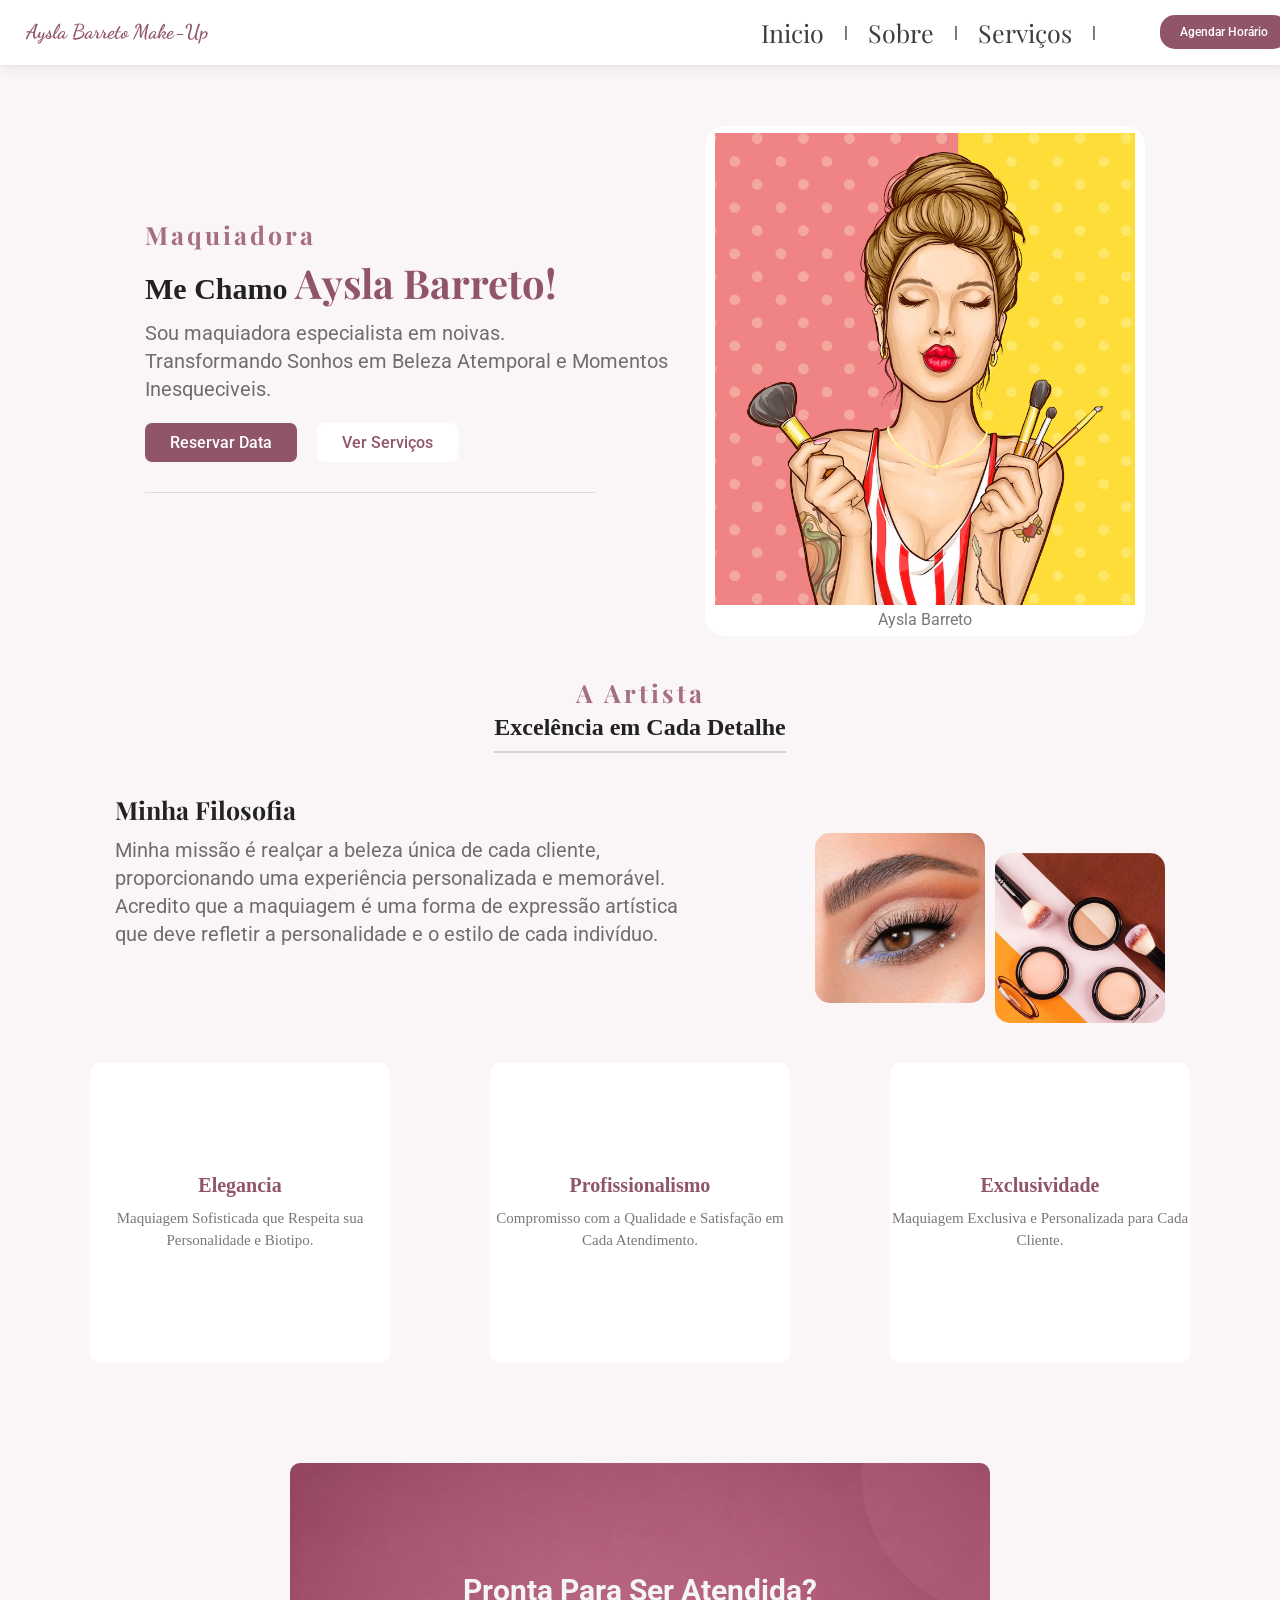
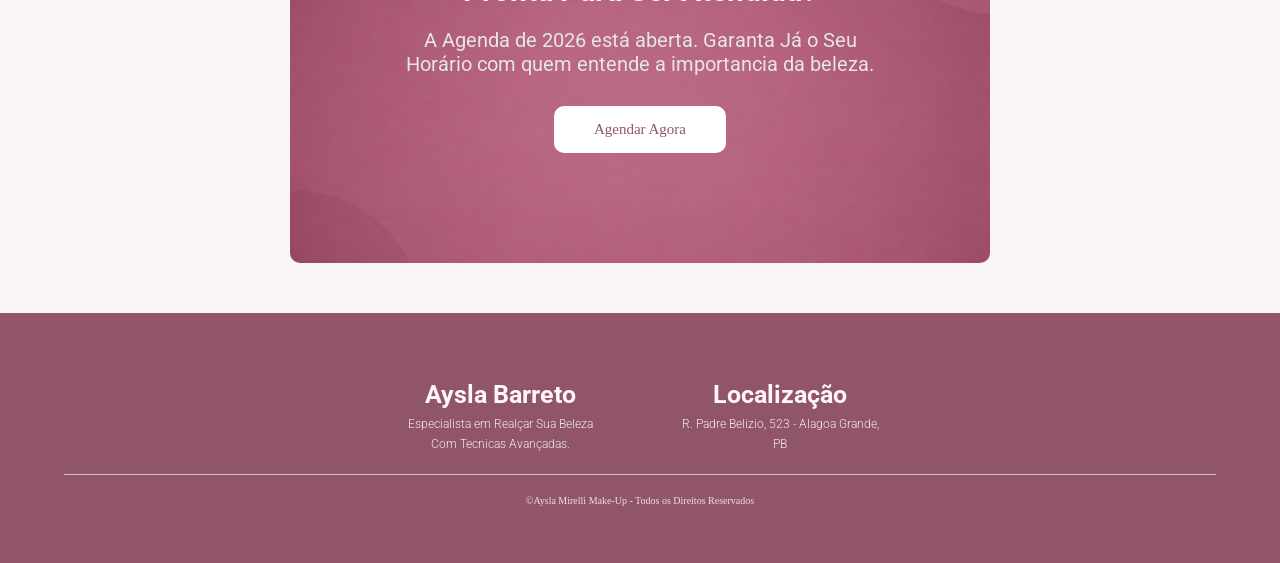
<file: index.html>
<!DOCTYPE html>
<html lang="pt-BR">
<head>
    <meta charset="UTF-8">
    <meta name="viewport" content="width=device-width, initial-scale=1.0">
    <title>Aysla Make-Up - Home</title>
    <link rel="stylesheet" href="./css/style.css">
    <link rel="stylesheet" href="./css/navbar.css">
    <link rel="stylesheet" href="./css/footer.css">
    <link rel="stylesheet" href="./css/modal.css">


    <link rel="preconnect" href="https://fonts.googleapis.com">
    <link rel="preconnect" href="https://fonts.gstatic.com" crossorigin>
    <link href="https://fonts.googleapis.com/css2?family=Roboto:ital,wght@0,100..900;1,100..900&display=swap" rel="stylesheet">

    <link rel="preconnect" href="https://fonts.googleapis.com">
    <link rel="preconnect" href="https://fonts.gstatic.com" crossorigin>
    <link href="https://fonts.googleapis.com/css2?family=Dancing+Script:wght@400..700&family=Roboto:ital,wght@0,100..900;1,100..900&display=swap" rel="stylesheet">


    <link rel="preconnect" href="https://fonts.googleapis.com">
    <link rel="preconnect" href="https://fonts.gstatic.com" crossorigin>
    <link href="https://fonts.googleapis.com/css2?family=Playfair+Display:ital,wght@0,400..900;1,400..900&display=swap" rel="stylesheet">
</head>
<body>
    <header>
        <nav>
             <button id="menu-toggle" aria-label="Abrir menu">
                ☰
            </button>

            <h1 class="tituloNavBar">Aysla Barreto Make-Up</h1>
            
            <ul id="nav-itens">
                <ul class="container-tituloNavBar">
                    <h2 class="tituloNavBar" id="titulo-itens">Aysla Barreto Make-Up</h2>
                    <li id="btn-fechar-itens">X</li>   
                </ul>
                
                <li class="li-nav-itens"><a href=""><img class="nav-itens-logo" src="./assets/img/homeicon.png" alt="">Inicio <span class="mq-nav-itens">></span></a></li>
                <li class="li-nav-itens"><a href="./pages/sobre.html"><img class="nav-itens-logo" src="./assets/img/sobreicon.png" alt="">Sobre <span class="mq-nav-itens">></span></a></li>
                <li class="li-nav-itens"><a href="./pages/servicos.html"><img class="nav-itens-logo" id="pincel" src="./assets/img/pincel.png" alt="">Serviços <span class="mq-nav-itens">></span></a></li>


            <li id="nav-btn-agendar-itens" class="agendar-btn-nav" >Agendar Horário</li>
            <span id="desc-btn">Atendimento Personalizado com hora marcada</span>
            <span id="localizacao-menu">Localização <br> <br> R. Padre Belizio, 523 - Alagoa Grande, PB
            </span>
            </ul>


            











            <ul id="nav-itens-desktop">
                
                
                <li class="li-nav-itens-desktop"><a class="oo" href="">Inicio</a></li>|
                <li class="li-nav-itens-desktop"><a class="oo" href="./pages/sobre.html">Sobre </a></li>|
                <li class="li-nav-itens-desktop"><a class="oo" href="./pages/servicos.html">Serviços</a></li>|
                <li id="nav-btn-agendar" class="agendar-btn-nav" >Agendar Horário</li>
                

            
            </ul>



















        </nav>
    </header>






    

    <main>
        <section id="section-apresentacao">
            <figure id="figure-apresentacao">
                <img id="imgFigure" src="./assets/img/ilustracao-de-anuncio-de-cosmeticos-maquiagem-com-retrato-de-mulher-de-moda_1441-3414.avif" alt="Aysla Mirelli">
                <figcaption id="figcaption-apresentacao">Aysla Barreto</figcaption>
            </figure>
            <div id="textos-apresentacao">
                <h3 class="titulo-apresentacao">Maquiadora</h3>
                <h2 id="titulo-nome-aysla">Me Chamo <span class="nome-aysla">Aysla Barreto!</span></h2>
                <p class="descricao-conteudos">Sou maquiadora especialista em noivas. <br> Transformando Sonhos em Beleza Atemporal e Momentos Inesqueciveis.</p>
                <div id="botoes-apresentacao">
                    <span id="btn-reservar" class="agendar-btn-nav" >Reservar Data</span>
                    <a id="btn-servicos" href="">Ver Serviços</a>
                </div>


            </div>
        </section>




<div id="modal-container" class="modal-hidden">
    <div class="modal">
        <div class="header-modal">
            <h2 class="titulo-modal">Qual seu tipo de maquiagem?</h2>
            <span class="fechar-modal">X</span>
    

        </div>

        <form class="modal-agendar" action="">

            
            

            <div class="grupo-radio">
                
                <label class="radio-custom" for="noiva">
                    <input class="input-modal-form" type="radio" name="tipo" id="noiva" value="noiva">
                    <span class="checkmark">
                        <img class="img-icon-form" src="./assets/img/homepageimg/icons/anelIcon.png" alt="">Noiva</span>
                </label>

                
                <label class="radio-custom" for="social">
                    <input class="input-modal-form" type="radio" name="tipo" id="social" value="social">
                    <span class="checkmark">
                        <img class="img-icon-form" src="./assets/img/homepageimg/icons/carinhaFeliz.png" alt="">
                        Social
                    </span>
                </label>
                <label class="radio-custom" for="debutante">
                    <input class="input-modal-form" type="radio" name="tipo" id="debutante" value="debutante">
                    <span class="checkmark">
                        <img class="img-icon-form" src="./assets/img/homepageimg/icons/debutante.png" alt="">
                        Debutante
                    </span>
                </label>
            </div>
            <div id="radio-horario">
                <label for="horaio" id="titulo-horario">Horário de Preferencia:</label>
                <input type="date" id="horario" min="" max="" name="horario" required>

            </div>


            <label id="titulo-input" for="nome-usuario">Digite seu nome:</label>
            <input 
                type="text" 
                id="nome-usuario" 
                name="nome-usuario" 
                placeholder="Digite seu nome"
                required
            >

            <button id="btn-enviar-modal" class="agendar-btn">Enviar</button>
            <p id="desc-modal-form">Faremos uma pequena estilização para o seu Atendimento.</p>

        </form>
    </div>
</div>






        <article class="article-conteudo-secundario">
            
            <h3 class="titulo-apresentacao">A Artista</h3>
            <h2 class="titulo2-apresentacao">Excelência em Cada Detalhe</h2>
            <div class="conteudo-article">
                <div>
                    <h2 id="topico-article">Minha Filosofia</h2>
                    <p class="descricao-conteudos">Minha missão é realçar a beleza única de cada cliente, proporcionando uma experiência personalizada e memorável. Acredito que a maquiagem é uma forma de expressão artística que deve refletir a personalidade e o estilo de cada indivíduo.</p>

                </div>
                <div class="container-img-article">
                    <img class="img-article-1" id="img1-article" src="./assets/img/MAKE_0405.jpg" alt="">
                    <img class="img-article-1" id="img2-article" src="./assets/img/maquiagem-1515011476963_v2_4x3.jpg" alt="">
                </div>
            </div>
            <aside id="valores-article">
                <div class="valores">
                    <h2 class="titulo-valores">Elegancia</h2>
                    <p class="descricao-valores">Maquiagem Sofisticada que Respeita sua Personalidade e Biotipo.</p>
                </div>
                <div class="valores">
                    <h2 class="titulo-valores">Profissionalismo</h2>
                    <p class="descricao-valores">Compromisso com a Qualidade e Satisfação em Cada Atendimento.</p>
                </div>
                <div class="valores">
                    <h2 class="titulo-valores">Exclusividade</h2>
                    <p class="descricao-valores">Maquiagem Exclusiva e Personalizada para Cada Cliente.</p>
                </div>
            </aside>
        </article>

        <article class="banner-article-agendar">
            <div class="agendar-article">
                <h2 id="titulo-banner">Pronta Para Ser Atendida?</h2>
                <p id="descricao-banner">A Agenda de 2026 está aberta. Garanta Já o Seu Horário com quem entende a importancia da beleza.</p>
            </div>
            <span id="btn-agendar-banner" class="agendar-btn-nav">Agendar Agora</span>
        </article>

    </main>
    

    <footer>
        <aside class="info-footer">
            <div class="sobre-footer">
                <h2 class="titulo-sobre-footer">Aysla Barreto</h2>
                <p class="text-footer">Especialista em Realçar Sua Beleza Com Tecnicas Avançadas.</p>
            </div>
            <div class="local-footer">
                <h2 class="titulo-local-footer">Localização</h2>
                <p class="text-footer">R. Padre Belizio, 523 - Alagoa Grande, PB</p>
            </div>
        </aside>
        <div class="copyright-footer">
            <p class="copyright-texto">©Aysla Mirelli Make-Up - Todos os Direitos Reservados</p>
        </div>
    </footer>

    <script src="./js/index.js"></script>
    <script src="./js/agendamento.js"></script>
</body>
</html>
</file>
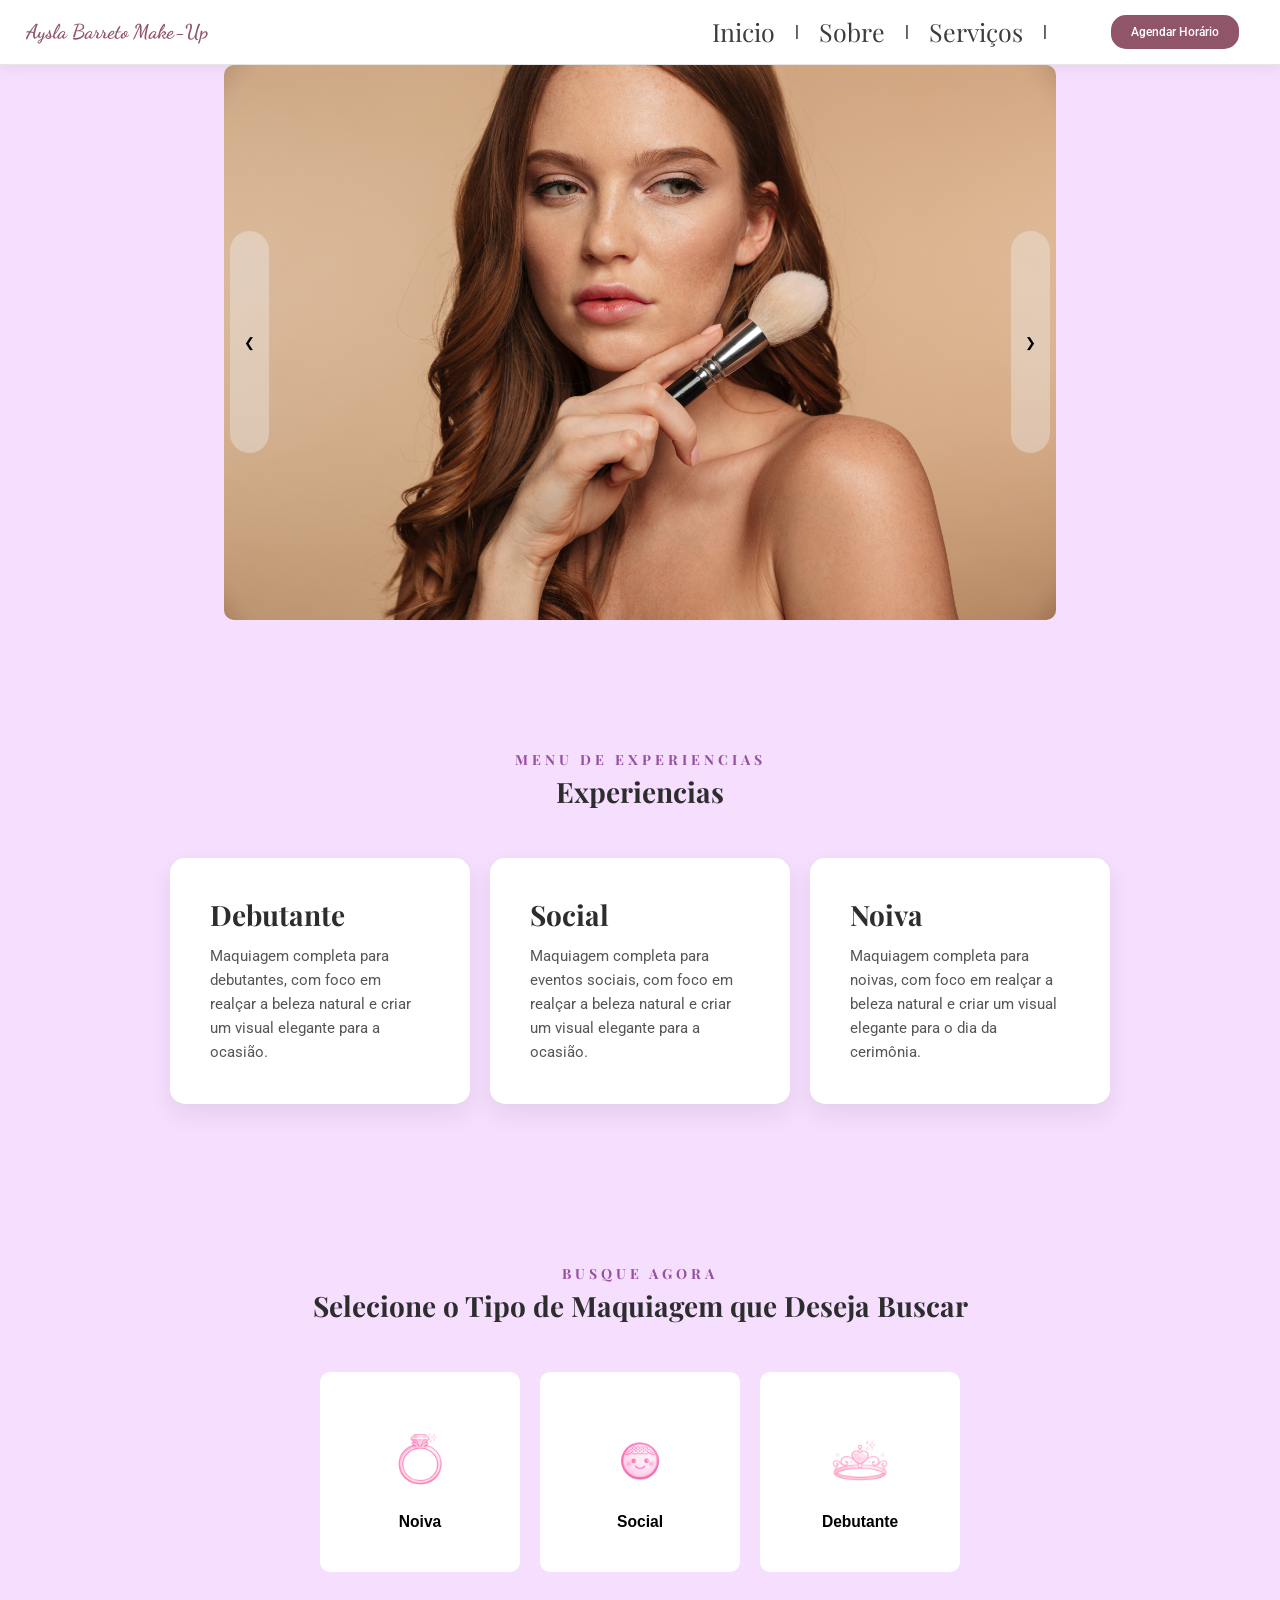
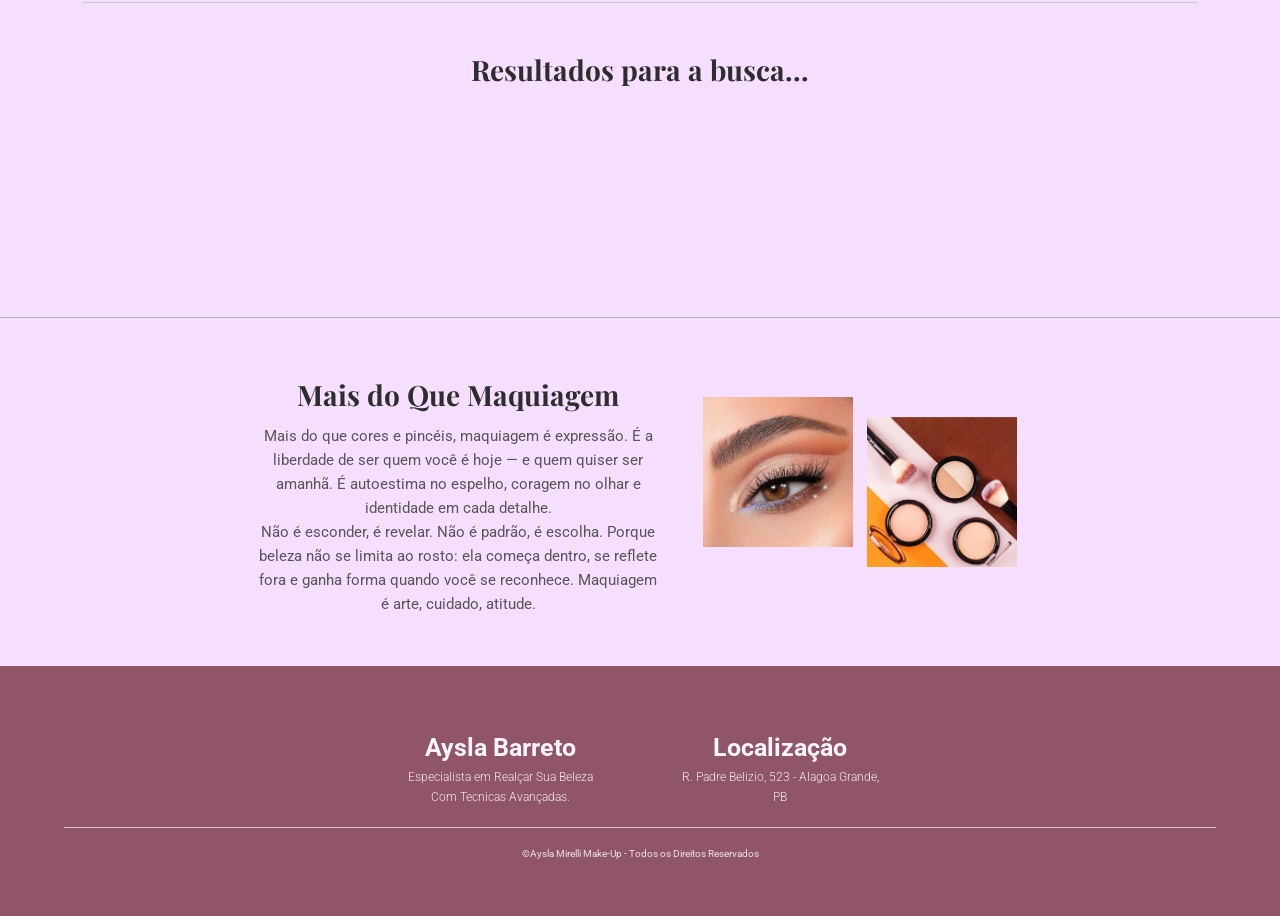
<file: pages/servicos.html>
<!DOCTYPE html>
<html lang="en">
<head>
    <meta charset="UTF-8">
    <meta name="viewport" content="width=device-width, initial-scale=1.0">
    <title>Aysla Make-Up - Serviços</title>


    <link rel="stylesheet" href="../css/footer.css">
    <link rel="stylesheet" href="../css/navbar.css">
    <link rel="stylesheet" href="../css/modal.css">
    <link rel="stylesheet" href="../css/servicos.css">
    <link rel="stylesheet" href="../css/padronizacoes.css">
    



    <link rel="preconnect" href="https://fonts.googleapis.com">
    <link rel="preconnect" href="https://fonts.gstatic.com" crossorigin>
    <link href="https://fonts.googleapis.com/css2?family=Roboto:ital,wght@0,100..900;1,100..900&display=swap" rel="stylesheet">

    <link rel="preconnect" href="https://fonts.googleapis.com">
    <link rel="preconnect" href="https://fonts.gstatic.com" crossorigin>
    <link href="https://fonts.googleapis.com/css2?family=Dancing+Script:wght@400..700&family=Roboto:ital,wght@0,100..900;1,100..900&display=swap" rel="stylesheet">


    <link rel="preconnect" href="https://fonts.googleapis.com">
    <link rel="preconnect" href="https://fonts.gstatic.com" crossorigin>
    <link href="https://fonts.googleapis.com/css2?family=Playfair+Display:ital,wght@0,400..900;1,400..900&display=swap" rel="stylesheet">




</head>
<body>
        <header>
        <nav>
             <button id="menu-toggle" aria-label="Abrir menu">
                ☰
            </button>

            <h1 class="tituloNavBar">Aysla Barreto Make-Up</h1>
            
            <ul id="nav-itens" >
                <ul class="container-tituloNavBar">
                    <h2 class="tituloNavBar" id="titulo-itens">Aysla Barreto Make-Up</h2>
                    <li id="btn-fechar-itens">X</li>   
                </ul>
                
                <li class="li-nav-itens"><a href="../index.html"><img class="nav-itens-logo" src="../assets/img/homeicon.png" alt="">Inicio <span class="mq-nav-itens">></span></a></li>
                <li class="li-nav-itens"><a href="./sobre.html"><img class="nav-itens-logo" src="../assets/img/sobreicon.png" alt="">Sobre <span class="mq-nav-itens">></span></a></li>
                <li class="li-nav-itens"><a href=""><img class="nav-itens-logo" id="pincel" src="../assets/img/pincel.png" alt="">Serviços <span class="mq-nav-itens">></span></a></li>


                <li id="nav-btn-agendar-itens" class="agendar-btn-nav" >Agendar Horário</li>
                <span id="desc-btn">Atendimento Personalizado com hora marcada</span>
                <span id="localizacao-menu">Localização <br> <br> R. Padre Belizio, 523 - Alagoa Grande, PB
                </span>
            </ul>


            











            <ul id="nav-itens-desktop">
                
                
                <li class="li-nav-itens-desktop"><a href="../index.html">Inicio</a></li>|
                <li class="li-nav-itens-desktop"><a href="./sobre.html">Sobre </a></li>|
                <li class="li-nav-itens-desktop"><a href="">Serviços</a></li>|
                <li id="nav-btn-agendar" class="agendar-btn-nav" >Agendar Horário</li>
                

            
            </ul>



















        </nav>
    </header>







    <main>


        <section id="carrosel-imagens"> 
            <button id="btn-voltar">&#10094;</button>
            <div id="div-img-carrosel">
                <img class="img-carrosel" src="../assets/img/carrosel/maq1.jpg" alt="">
            </div>
            <button id="btn-avancar">&#10095;</button>
        </section>




        <article class="conteudos">
            <h2 class="titulos-sem-enfase">Menu de Experiencias</h2>
            <h2 class="titulo-com-enfase" id="titulo-conteudo-valores">Experiencias</h2>
            <div id="container-valores">
                <aside class="valores">
                    <h3 class="titulo-com-enfase">Debutante</h3>
                    <p class="descricao-conteudos">Maquiagem completa para debutantes, com foco em realçar a beleza natural e criar um visual elegante para a ocasião.</p>
                </aside>
                <aside class="valores">
                    <h3 class="titulo-com-enfase">Social</h3>
                    <p class="descricao-conteudos">Maquiagem completa para eventos sociais, com foco em realçar a beleza natural e criar um visual elegante para a ocasião.</p>     
                </aside>
    
                <aside class="valores">
                    <h3 class="titulo-com-enfase">Noiva</h3>
                    <p class="descricao-conteudos">Maquiagem completa para noivas, com foco em realçar a beleza natural e criar um visual elegante para o dia da cerimônia.</p>     
                </aside>

            </div>
        </article>


        <article class="conteudos" id="conteudo-busca">
            <h2 class="titulos-sem-enfase" >Busque Agora</h2>
            <h2 class="titulo-com-enfase" id="titulo-pesquisa">Selecione o Tipo de Maquiagem que Deseja Buscar</h2>
            <div id="escolhas-make">
                <button data-tipo="noiva" class="opcao-make" id="opcao-noiva">
                    <img class="img-opcao-make" src="../assets/img/homepageimg/icons/anelIcon.png" alt="">
                    <h3 class="titulo-opcao-make">Noiva</h3>
                </button>
                <button data-tipo="social" class="opcao-make" id="opcao-social">
                    <img class="img-opcao-make" src="../assets/img/homepageimg/icons/carinhaFeliz.png" alt="">
                    <h3 class="titulo-opcao-make">Social</h3>
                </button>
                <button data-tipo="debutante" class="opcao-make" id="opcao-debutante">
                    <img class="img-opcao-make" src="../assets/img/homepageimg/icons/debutante.png" alt="">
                    <h3 class="titulo-opcao-make">Debutante</h3>
                </button>
            </div>
            <div class="container-pesquisa">
                <h2 class="titulo-com-enfase" id="result-busca">
                    Resultados para a busca...
                </h2>
                
                
            </div>
        </article>



        <div class="conteudo-article" id="article-final">
                <div>
                    <h2 class="titulo-com-enfase">Mais do Que Maquiagem</h2>
                    <p class="descricao-conteudos" id="descricao-article-final">Mais do que cores e pincéis, maquiagem é expressão. É a liberdade de ser quem você é hoje — e quem quiser ser amanhã. É autoestima no espelho, coragem no olhar e identidade em cada detalhe. <br>Não é esconder, é revelar. Não é padrão, é escolha. Porque beleza não se limita ao rosto: ela começa dentro, se reflete fora e ganha forma quando você se reconhece. Maquiagem é arte, cuidado, atitude.</p>

                </div>
                <div class="container-img-article">
                    <img class="img-article-1" id="img1-article" src="../assets/img/MAKE_0405.jpg" alt="">
                    <img class="img-article-1" id="img2-article" src="../assets/img/maquiagem-1515011476963_v2_4x3.jpg" alt="">
                </div>
        </div>


        <div class="modal-hidden-servicos">
            <div id="modal-imagens">

            </div>
        </div>











<div id="modal-container" class="modal-hidden">
    <div class="modal">
        <div class="header-modal">
            <h2 class="titulo-modal">Qual seu tipo de maquiagem?</h2>
            <span class="fechar-modal">X</span>
    

        </div>

        <form class="modal-agendar" action="">

            
            

            <div class="grupo-radio">
                
                <label class="radio-custom" for="noiva">
                    <input class="input-modal-form" type="radio" name="tipo" id="noiva" value="noiva">
                    <span class="checkmark">
                        <img class="img-icon-form" src="../assets/img/homepageimg/icons/anelIcon.png" alt="">Noiva</span>
                </label>

                
                <label class="radio-custom" for="social">
                    <input class="input-modal-form" type="radio" name="tipo" id="social" value="social">
                    <span class="checkmark">
                        <img class="img-icon-form" src="../assets/img/homepageimg/icons/carinhaFeliz.png" alt="">
                        Social
                    </span>
                </label>
                <label class="radio-custom" for="debutante">
                    <input class="input-modal-form" type="radio" name="tipo" id="debutante" value="debutante">
                    <span class="checkmark">
                        <img class="img-icon-form" src="../assets/img/homepageimg/icons/debutante.png" alt="">
                        Debutante
                    </span>
                </label>
            </div>
            <div id="radio-horario">
                <label for="horaio" id="titulo-horario">Horário de Preferencia:</label>
                <input type="date" id="horario" min="" max="" name="horario" required>

            </div>


            <label id="titulo-input" for="nome-usuario">Digite seu nome:</label>
            <input 
                type="text" 
                id="nome-usuario" 
                name="nome-usuario" 
                placeholder="Digite seu nome"
                required
            >

            <button id="btn-enviar-modal" class="agendar-btn">Enviar</button>
            <p id="desc-modal-form">Faremos uma pequena estilização para o seu Atendimento.</p>

        </form>
    </div>
</div>
    </main>



    <footer>
        <aside class="info-footer">
            <div class="sobre-footer">
                <h2 class="titulo-sobre-footer">Aysla Barreto</h2>
                <p class="text-footer">Especialista em Realçar Sua Beleza Com Tecnicas Avançadas.</p>
            </div>
            <div class="local-footer">
                <h2 class="titulo-local-footer">Localização</h2>
                <p class="text-footer">R. Padre Belizio, 523 - Alagoa Grande, PB</p>
            </div>
        </aside>
        <div class="copyright-footer">
            <p class="copyright-texto">©Aysla Mirelli Make-Up - Todos os Direitos Reservados</p>
        </div>
    </footer>
    <script src="../js/agendamento.js"></script>
    <script src="../js/index.js"></script>
    <script src="../js/servicos.js"></script>
    
</body>
</html>
</file>
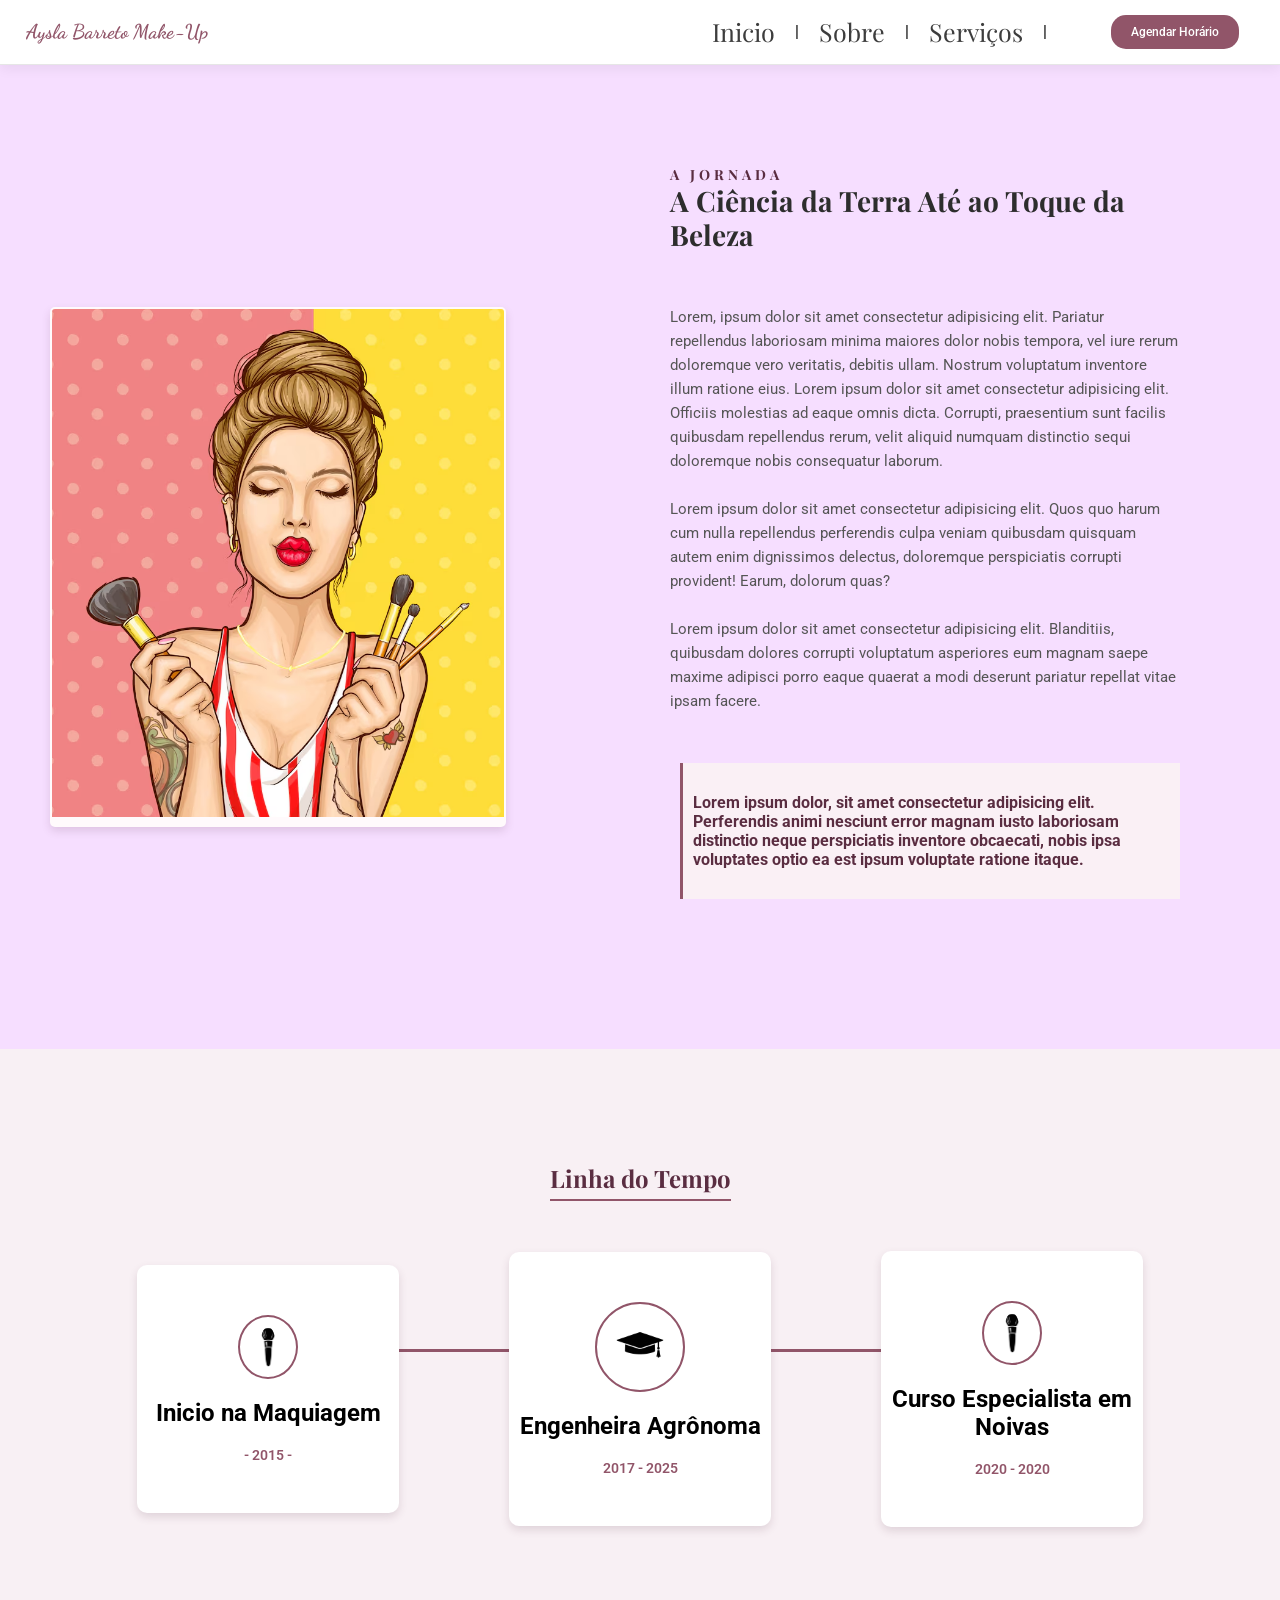
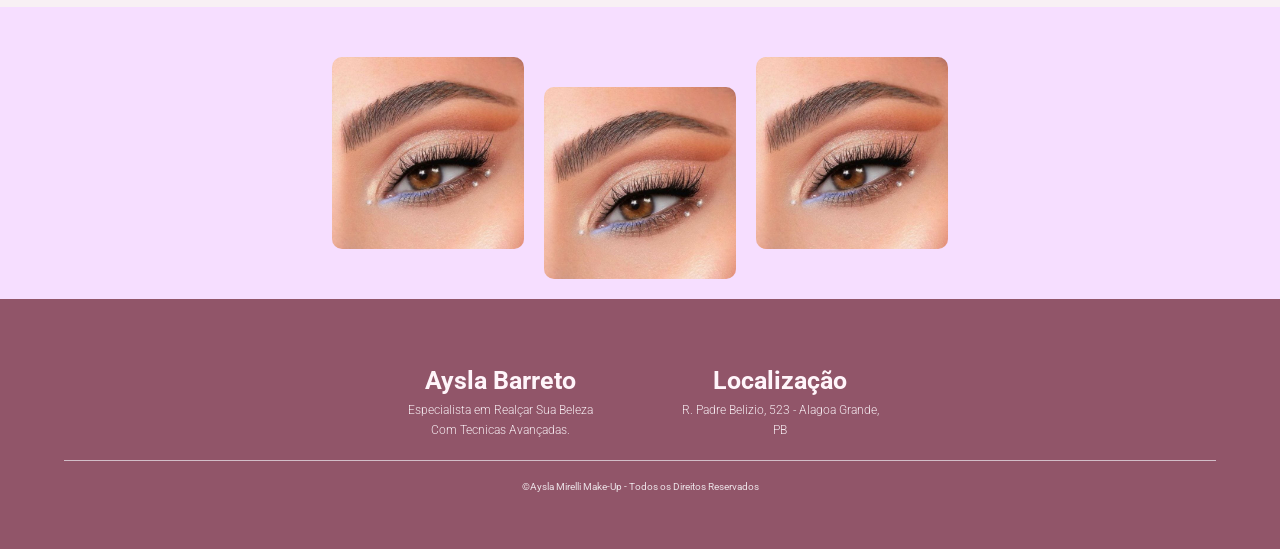
<file: pages/sobre.html>
<!DOCTYPE html>
<html lang="en">
<head>
    <meta charset="UTF-8">
    <meta name="viewport" content="width=device-width, initial-scale=1.0">
    <title>Aysla Make-Up - Sobre</title>


    <link rel="stylesheet" href="../css/footer.css">
    <link rel="stylesheet" href="../css/navbar.css">
    <link rel="stylesheet" href="../css/modal.css">
    <link rel="stylesheet" href="../css/padronizacoes.css">
    <link rel="stylesheet" href="../css/sobre.css">
    



    <link rel="preconnect" href="https://fonts.googleapis.com">
    <link rel="preconnect" href="https://fonts.gstatic.com" crossorigin>
    <link href="https://fonts.googleapis.com/css2?family=Roboto:ital,wght@0,100..900;1,100..900&display=swap" rel="stylesheet">

    <link rel="preconnect" href="https://fonts.googleapis.com">
    <link rel="preconnect" href="https://fonts.gstatic.com" crossorigin>
    <link href="https://fonts.googleapis.com/css2?family=Dancing+Script:wght@400..700&family=Roboto:ital,wght@0,100..900;1,100..900&display=swap" rel="stylesheet">


    <link rel="preconnect" href="https://fonts.googleapis.com">
    <link rel="preconnect" href="https://fonts.gstatic.com" crossorigin>
    <link href="https://fonts.googleapis.com/css2?family=Playfair+Display:ital,wght@0,400..900;1,400..900&display=swap" rel="stylesheet">




</head>
<body>
        <header>
        <nav>
             <button id="menu-toggle" aria-label="Abrir menu">
                ☰
            </button>

            <h1 class="tituloNavBar">Aysla Barreto Make-Up</h1>
            
            <ul id="nav-itens">
                <ul class="container-tituloNavBar">
                    <h2 class="tituloNavBar" id="titulo-itens">Aysla Barreto Make-Up</h2>
                    <li id="btn-fechar-itens">X</li>   
                </ul>
                
                <li class="li-nav-itens"><a href="../index.html"><img class="nav-itens-logo" src="../assets/img/homeicon.png" alt="">Inicio <span class="mq-nav-itens">></span></a></li>
                <li class="li-nav-itens"><a href=""><img class="nav-itens-logo" src="../assets/img/sobreicon.png" alt="">Sobre <span class="mq-nav-itens">></span></a></li>
                <li class="li-nav-itens"><a href="./servicos.html"><img class="nav-itens-logo" id="pincel" src="../assets/img/pincel.png" alt="">Serviços <span class="mq-nav-itens">></span></a></li>


            <li id="nav-btn-agendar-itens" class="agendar-btn-nav" >Agendar Horário</li>
            <span id="desc-btn">Atendimento Personalizado com hora marcada</span>
            <span id="localizacao-menu">Localização <br> <br> R. Padre Belizio, 523 - Alagoa Grande, PB
            </span>
            </ul>


            











            <ul id="nav-itens-desktop">
                
                
                <li class="li-nav-itens-desktop"><a href="../index.html">Inicio</a></li>|
                <li class="li-nav-itens-desktop"><a href="">Sobre </a></li>|
                <li class="li-nav-itens-desktop"><a href="./servicos.html">Serviços</a></li>|
                <li id="nav-btn-agendar" class="agendar-btn-nav" >Agendar Horário</li>
                

            
            </ul>



















        </nav>
    </header>







    <main>

        <section class="sobre-aysla">
            <figure id="figure-container">
                <img src="../assets/img/ilustracao-de-anuncio-de-cosmeticos-maquiagem-com-retrato-de-mulher-de-moda_1441-3414.avif" id="img-sobre" alt="Imagem de Aysla Barreto">
                
            </figure>
            <section class="container-texto">
                <div id="titulo">
                    <span id="subtitulo-aysla" class="titulos-sem-enfase">A Jornada</span>
                    <h2 class="titulo-com-enfase">A Ciência da Terra Até ao Toque da Beleza</h2>

                </div>
                <section id="conteudo-sobre">
                    <p class="descricao-conteudos">Lorem, ipsum dolor sit amet consectetur adipisicing elit. Pariatur repellendus laboriosam minima maiores dolor nobis tempora, vel iure rerum doloremque vero veritatis, debitis ullam. Nostrum voluptatum inventore illum ratione eius. Lorem ipsum dolor sit amet consectetur adipisicing elit. Officiis molestias ad eaque omnis dicta. Corrupti, praesentium sunt facilis quibusdam repellendus rerum, velit aliquid numquam distinctio sequi doloremque nobis consequatur laborum.
                        <br><br>
                    Lorem ipsum dolor sit amet consectetur adipisicing elit. Quos quo harum cum nulla repellendus perferendis culpa veniam quibusdam quisquam autem enim dignissimos delectus, doloremque perspiciatis corrupti provident! Earum, dolorum quas?
                    <br><br>
                    Lorem ipsum dolor sit amet consectetur adipisicing elit. Blanditiis, quibusdam dolores corrupti voluptatum asperiores eum magnam saepe maxime adipisci porro eaque quaerat a modi deserunt pariatur repellat vitae ipsam facere.
                    </p>
                </section>
                <aside id="container-texo-impactante">
                    <p id="texto-impactante">Lorem ipsum dolor, sit amet consectetur adipisicing elit. Perferendis animi nesciunt error magnam iusto laboriosam distinctio neque perspiciatis inventore obcaecati, nobis ipsa voluptates optio ea est ipsum voluptate ratione itaque.</p>
                </aside>
            </section>

        </section>


        <section id="formacoes-aysla"> 
            
            <header>
                <h2 id="titulo-formacao">Linha do Tempo</h2>
            </header>
            <div class="container-caixa-formacao">
                <div class="caixa-formacao">
                    <img class="icon-caixa-formacao" src="../assets/img/pincel.png" alt="">
                    <h2>Inicio na Maquiagem</h2>
                    <span class="ano-formacao">- 2015 -</span>
                </div>
                <div class="caixa-formacao">
                    <img class="icon-caixa-formacao" id="icon-caixa-formacao-chapeu" src="../assets/img/chapeuFormando.png" alt="">
                    <h2>Engenheira Agrônoma</h2>
                    <span class="ano-formacao">2017 - 2025</span>
                </div>
                <div class="caixa-formacao">
                    <img class="icon-caixa-formacao" src="../assets/img/pincel.png" alt="">
                    <h2>Curso Especialista em Noivas</h2>
                    <span class="ano-formacao">2020 - 2020</span>
                </div>
            </div>
            
            

        </section>


        <section class="container-imgs-final">
            <img class="img-final" src="../assets/img/MAKE_0405.jpg" alt="Imagem de Aysla Barreto">
            <img class="img-final" id="img-final-02" src="../assets/img/MAKE_0405.jpg" alt="Imagem de Aysla Barreto">
            <img class="img-final" src="../assets/img/MAKE_0405.jpg" alt="Imagem de Aysla Barreto">
        </section>


  











<div id="modal-container" class="modal-hidden">
    <div class="modal">
        <div class="header-modal">
            <h2 class="titulo-modal">Qual seu tipo de maquiagem?</h2>
            <span class="fechar-modal">X</span>
    

        </div>

        <form class="modal-agendar" action="">

            
            

            <div class="grupo-radio">
                
                <label class="radio-custom" for="noiva">
                    <input class="input-modal-form" type="radio" name="tipo" id="noiva" value="noiva">
                    <span class="checkmark">
                        <img class="img-icon-form" src="../assets/img/homepageimg/icons/anelIcon.png" alt="">Noiva</span>
                </label>

                
                <label class="radio-custom" for="social">
                    <input class="input-modal-form" type="radio" name="tipo" id="social" value="social">
                    <span class="checkmark">
                        <img class="img-icon-form" src="../assets/img/homepageimg/icons/carinhaFeliz.png" alt="">
                        Social
                    </span>
                </label>
                <label class="radio-custom" for="debutante">
                    <input class="input-modal-form" type="radio" name="tipo" id="debutante" value="debutante">
                    <span class="checkmark">
                        <img class="img-icon-form" src="../assets/img/homepageimg/icons/debutante.png" alt="">
                        Debutante
                    </span>
                </label>
            </div>
            <div id="radio-horario">
                <label for="horaio" id="titulo-horario">Horário de Preferencia:</label>
                <input type="date" id="horario" min="" max="" name="horario" required>

            </div>


            <label id="titulo-input" for="nome-usuario">Digite seu nome:</label>
            <input 
                type="text" 
                id="nome-usuario" 
                name="nome-usuario" 
                placeholder="Digite seu nome"
                required
            >

            <button id="btn-enviar-modal" class="agendar-btn">Enviar</button>
            <p id="desc-modal-form">Faremos uma pequena estilização para o seu Atendimento.</p>

        </form>
    </div>
</div>
    </main>



    <footer>
        <aside class="info-footer">
            <div class="sobre-footer">
                <h2 class="titulo-sobre-footer">Aysla Barreto</h2>
                <p class="text-footer">Especialista em Realçar Sua Beleza Com Tecnicas Avançadas.</p>
            </div>
            <div class="local-footer">
                <h2 class="titulo-local-footer">Localização</h2>
                <p class="text-footer">R. Padre Belizio, 523 - Alagoa Grande, PB</p>
            </div>
        </aside>
        <div class="copyright-footer">
            <p class="copyright-texto">©Aysla Mirelli Make-Up - Todos os Direitos Reservados</p>
        </div>
    </footer>
    <script src="../js/agendamento.js"></script>
    <script src="../js/index.js"></script>
    
    
</body>
</html>
</file>
<file: css/style.css>
*{
    margin: 0;
    
    color: rgb(34, 34, 34);
}

body{
    background-color: rgb(250, 245, 247);
    overflow-x: hidden;
}

main{
  display: flex;
  align-items: center;
  justify-content: center;
  flex-direction: column;
}

#imgFigure{
  width: 340px;
}

#figure-apresentacao{
  display: flex;
  align-items: center;
  justify-content: center;
  flex-direction: column;
  background-color: rgb(255, 255, 255);
  width: 355px;
  height: 420px;
  border-radius: 20px;
}

#figcaption-apresentacao{
  font-family: 'Roboto', sans-serif;
  margin-top: 5px;
  color: rgb(120, 120, 120);
}

#section-apresentacao{
  display: flex;
  align-items: center;
  justify-content: center;
  flex-direction: column;
  padding-top: 60px;
  color: rgb(34, 34, 34);
}

#textos-apresentacao{
  display: flex;
  align-items: start;
  justify-content: center;
  flex-direction: column;
  text-align: start;
  padding: 10px;
}

#botoes-apresentacao{
  display: flex;
  align-items: center;
  justify-content: start;
  width: 100%;
  gap: 20px;
  margin-top: 20px;
  margin-bottom: 50px;
  border-bottom: 1px solid rgb(220, 220, 220);
  padding-bottom: 30px;
}

.titulo-apresentacao{
  font-family: 'playfair display', serif;
  font-size: 15px;
  letter-spacing: 3px;
  margin-bottom: 5px;
  color: rgb(165, 110, 130);
}

.nome-aysla{
  color: rgb(145, 85, 105);
  font-family: 'playfair display', serif;
}

.descricao-conteudos{
  font-family: 'Roboto', sans-serif;
  font-size: 14px;
  margin-top: 10px;
  line-height: 20px;
  color: rgb(110, 110, 110);
}

.conteudo-article{
  margin-top: 20px;
  display: flex;
  align-items: start;
  justify-content: center;
  flex-direction: column;
  padding: 20px;
}

.titulo2-apresentacao{
  white-space: nowrap;
  border-bottom: 2px solid rgb(210, 210, 210);
  padding-bottom: 10px;
}

.img-article-1{
  width: 170px;
  position: relative;
}

#img1-article{
  border-radius: 15px;
}

#img2-article{
  border-radius: 15px;
  top: 20px;
}

.container-img-article{
  display: flex;
  align-items: center;
  justify-content: center;
  gap: 10px;
  margin-top: 20px;
  width: 100%;
  height: 210px;
}

#btn-reservar{
  background-color: rgb(145, 85, 105);
  padding: 10px;
  padding-left: 25px;
  padding-right: 25px;
  border-radius: 7px;
  color: white;
  font-family: 'Roboto', sans-serif;
  font-weight: 500;
}

#btn-servicos{
  background-color: rgb(255, 255, 255);
  padding: 10px;
  padding-left: 25px;
  padding-right: 25px;
  border-radius: 7px;
  color: rgb(145, 85, 105);
  font-family: 'Roboto', sans-serif;
  font-weight: 500;
}

.article-conteudo-secundario{
  display: flex;
  align-items: center;
  justify-content: center;
  flex-direction: column;
}

#topico-article{
  font-size: 20px;
  font-family: 'playfair display', serif;
}

#valores-article{
  display: flex;
  justify-content: center;
  align-items: center;
  gap: 10px;
  margin-bottom: 50px;
  margin-top: 20px;
}

.valores{
  display: flex;
  flex-direction: column;
  align-items: center;
  justify-content: center;
  font-size: 7px;
  width: 110px;
  height: 130px;
  background-color: rgb(255, 255, 255);
  text-align: center;
  border-radius: 10px;
}

.titulo-valores{
  font-size: 12px;
  margin-bottom: 5px;
  color: rgb(145, 85, 105);
}

.descricao-valores{
  font-size: 8px;
  line-height: 10px;
  color: rgb(120, 120, 120);
}

.banner-article-agendar{
  display: flex;
  align-items: center;
  justify-content: center;
  margin-bottom: 50px;
  flex-direction: column;
  background-color: rgb(145, 85, 105);
  height: 250px;
  width: 350px;
  border-radius: 10px;
  background-image: url(../assets/img/banner.png);
  background-size: cover;
}

.agendar-article{
  display: flex;
  justify-content: center;
  align-items: center;
  flex-direction: column;
  text-align: center;
}

#titulo-banner{
  color: rgb(245, 245, 245);
  font-family: 'Roboto', serif;
  margin-bottom: 10px;
}

#descricao-banner{
  color: rgb(230, 230, 230);
  font-family: 'Roboto', serif;
  width: 300px;
  font-weight: 400;
}

#btn-agendar-banner{
  background-color: rgb(255, 255, 255);
  padding: 10px 25px 10px 25px;
  margin-top: 20px;
  border-radius: 10px;
  color: rgb(145, 85, 105);
}

@media (min-width: 1024px){

  #section-apresentacao{
    flex-direction: row-reverse;
    gap: 100px;
    margin-bottom: 40px;
  }

  #figure-apresentacao{
    width: 440px;
    height: 510px;
  }

  #imgFigure{
    width: 420px;
  }

  #textos-apresentacao{
    width: 450px;
    align-items: flex-start;
  }

  .titulo-apresentacao{
    font-size: 25px;
  }

  #titulo-nome-aysla{
    font-size: 30px;
  }

  .nome-aysla{
    font-size: 40px;
  }

  .descricao-conteudos{
    font-size: 18px;
    line-height: 28px;
  }

  #btn-reservar{
    transition: ease-in 0.2s
  }

  #btn-reservar:hover{
    background-color: rgb(125, 70, 90);
  }

  .descricao-conteudos{
    font-size: 20px;
    line-height: 28px;
    width: 600px;
  }

  .conteudo-article{
    display: flex;
    flex-direction: row;
    gap: 100px;
  }

  #topico-article{
    font-size: 25px;
  }

  #valores-article{
    gap: 100px;
    margin-bottom: 100px;
  }

  .valores{
    width: 300px;
    height: 300px;
    transition: all 0.3s ease-in-out;
  }

  .valores:hover{
    transform: scale(1.1);
  }

  .titulo-valores{
    font-size: 20px;
    margin-bottom: 10px;
  }

  .descricao-valores{
    font-size: 15px;
    line-height: 22px;
  }

  .banner-article-agendar{
    width: 700px;
    height: 400px;
  }

  #titulo-banner{
    font-size: 30px;
  }

  #descricao-banner{
    font-size: 20px;
    width: 500px;
    margin-bottom: 10px;
    margin-top: 10px;
  }

  #btn-agendar-banner{
    padding: 15px 40px 15px 40px;
    font-size: 15px;
    transition: ease-in 0.2s;
  }

  #btn-agendar-banner:hover{
    background-color: rgb(145, 85, 105);
    color: white;
    cursor: pointer;
  }
}
</file>
<file: css/navbar.css>
/*estilização da navbar*/



#menu-toggle{
    cursor: pointer;
    border: none;
    background: none;
    font-size: 1.5rem;
    color: rgb(145, 85, 105);
}

#nav-itens {
  display: none;
  flex-direction: column;
  gap: 2rem;
  font-family: "Roboto", sans-serif;
  font-weight: 400;
  
}

#nav-itens-desktop{
  display: none;
  gap: 1.5rem;
  font-family: "Roboto", sans-serif;
  font-weight: 400;
}

#pincel{
  left: 10px;
  width: 10px;
  height: 30px;
  position: relative;
  top: 3px;
  margin-right: 35px;
}

#nav-itens.active{
    overflow: hidden;
    z-index: 10;
    list-style-type: none;
    display: flex;
    position: absolute;
    top: 0rem;
    left: 0px;
    background-color: rgb(250, 245, 247);
    width: 100%;
    height: 100vh;
    border-bottom-right-radius: 10px;
    background: linear-gradient(
      to right,
      rgb(173, 114, 135),
   rgb(173, 114, 135)
    );
    animation: vinhetaLeft 0.3s ease-out forwards;
}

body.menu-open {
  overflow: hidden;
  height: 100vh;
}

@keyframes vinhetaLeft {
  from {
    transform: translateX(-100%);
  }
  to {
    transform: translateX(0);
  }
}

.mq-nav-itens{
  font-weight: bold;
  left: 300px;
  position: absolute;
}

nav{
    display: flex;
    gap: 1rem;
    align-items: center;
    box-shadow: 0 4px 12px rgba(0, 0, 0, 0.06);
    background-color: rgb(255, 255, 255);
    padding: 0.4rem;
    z-index: 1000;
    border-bottom: 1px solid rgb(230, 230, 230);
    width: 100%;
}

.tituloNavBar{
    margin-left: 0.2rem;
    font-size: 20px;
    white-space: nowrap;
    color: rgb(145, 85, 105);
    font-family: "Dancing Script", cursive;
}

#titulo-itens{
    position: absolute;
    top: 25px;
    left: 15px;
    color: rgb(245, 245, 245);
}

.container-tituloNavBar{
  margin-bottom: 80px;
}

a{
    text-decoration: none;
    display: flex;
    align-items: center;
    color: white;
}

.li-nav-itens{
  padding-bottom: 10px;
  font-size: 30px;
  position: relative;
  font-family: "Playfair Display", serif;
  top: 20px;
  margin-bottom: 15px;
  font-weight: 300;
  color: rgb(255, 255, 255);
}

#btn-fechar-itens{
  position: relative;
  text-align: center;
  left: 78%;
  list-style-type: none;
  top: 15px;
  width: 25px;
  font-size: 35px;
  cursor: pointer;
  
  border-radius: 25px;
  
  color: rgb(255, 255, 255);
}


#menu-li-btn{
  display: flex;
  justify-content: center;
  align-items: center;
  font-size: 25px;
  position: relative;
  left: 0.3rem;
  margin-top: 50px;
  background-color: rgb(145, 85, 105);
  padding: 1rem 50px;
  width: 200px;
  border-radius: 25px;
  color: rgb(250, 250, 250);
  font-family: "Roboto", sans-serif;
  font-weight: 400;
}

#desc-btn{
  position: relative;
  top: 10px;
  left: 75px;
  font-size: 12px;
  color: rgb(230, 220, 225);
  font-weight: 300;
  padding-bottom: 10px;
  border-bottom: 1px solid rgb(215, 200, 205);
  width: 160px;
  text-align: center;
}

#localizacao-menu{
  position: relative;
  top: 10px;
  left: 70px;
  font-size: 17px;
  color: rgb(230, 220, 225);
  font-weight: 300;
  padding-bottom: 10px;
  width: 160px;
  text-align: center;
}

.nav-itens-logo{
  width: 30px;
  height: auto ;
  margin-right: 20px;
  position: relative;
  top: 3px;
  filter: invert(100%);
}

#nav-btn-agendar-itens{
    font-size: 20px;
    background-color: rgb(255, 255, 255);
    padding: 1rem;
    text-align: center;
    width: 180px;
    border-radius: 25px;
    color: rgb(145, 85, 105);
    position: relative;
    left: 3rem;
    font-family: "Roboto", sans-serif;
    font-weight: 500;
    margin-top: 50px;
    margin-bottom: 50px;
}

@media (min-width: 1024px) {
  #menu-toggle{
    display: none;
  }

  a{
    text-decoration: none;
    display: flex;
    align-items: center;
    color: rgb(61, 61, 61);
}


  nav{
    width: 100%;
    height: 7%;
    flex-wrap: nowrap;
  }

  #nav-itens-desktop{
    display: flex;
    align-items: center;
    list-style: none;
    gap: 0;
    width: 75%;
    justify-content: flex-end;
  }

  .li-nav-itens-desktop{
    font-size: 25px;
    font-family: "Playfair Display", serif;
    font-weight: 400;
    padding: 1%;
    transition: ease-in 0.2s;
    padding-left: 20px;
    padding-right: 20px;
    color: rgb(61, 61, 61);
  }
  
  .li-nav-itens-desktop:hover{
    cursor: pointer;
    background-color: rgb(250, 240, 245);
  }

  #nav-btn-agendar{
    padding: 10px 30px;
    font-size: 15px;
    transition: ease-in 0.2s;
    background-color: rgb(145, 85, 105);
  }

  #nav-btn-agendar:hover{
    background-color: rgb(125, 70, 90);
  }

  .tituloNavBar{
    margin-left: 20px;
    font-size: 20px;
    white-space: nowrap;
    color: rgb(145, 85, 105);
    font-family: "Dancing Script", cursive;
  }
}

#nav-btn-agendar{
    font-size: 12px;
    background-color: rgb(145, 85, 105);
    padding: 10px 20px;
    border-radius: 15px;
    color: white;
    position: relative;
    left: 4rem;
    font-family: "Roboto", sans-serif;
    font-weight: 500;
}

.agendar-btn-nav{
  cursor: pointer;
}
</file>
<file: css/footer.css>
footer{
    background-color: rgb(145, 85, 105);
    display: flex;
    flex-direction: column;
    align-items: center;
    justify-content: center;
}

.info-footer{
    display: flex;
    align-items: center;
    justify-content: center;
    margin-bottom: 20px;
    text-align: center;
    font-size: 7px;
    gap: 80px;
    margin-top: 20px;
    border-bottom: 0.5px solid rgb(210, 190, 200);
    border-width: thin;
    width: 90%;
    padding-bottom: 20px;
}

.sobre-footer{
    width: 100px;
}

.local-footer{
    width: 100px;
}

.copyright-footer{
    margin-bottom: 10px;
    font-size: 6px;
}

.copyright-texto{
    color: rgb(235, 225, 230);
}

.titulo-sobre-footer{
    font-size: 10px;
    margin-bottom: 5px;
    color: rgb(255, 245, 250);
    font-family: 'Roboto', sans-serif;
}

.titulo-local-footer{
    font-size: 10px;
    margin-bottom: 5px;
    color: rgb(255, 245, 250);
    font-family: 'Roboto', sans-serif;
}

.text-footer{
    color: rgb(245, 235, 240);
    font-weight: 300;
    line-height: 10px;
    font-size: 5px;
    font-family: 'Roboto', sans-serif;
}

@media (min-width: 1024px){
    footer{
        height: 250px;
    }

    .sobre-footer{
        width: 200px;
    }

    .titulo-sobre-footer{
        font-size: 25px;
        color: rgb(255, 245, 250);
    }

    .text-footer{
        font-size: 12px;
        line-height: 20px;
        color: rgb(245, 235, 240);
    }

    .titulo-local-footer{
        font-size: 25px;
        color: rgb(255, 245, 250);
    }

    .local-footer{
        width: 200px;
    }

    .copyright-texto{
        font-size: 10px;
        color: rgb(235, 225, 230);
    }
}
</file>
<file: css/modal.css>
.modal-hidden{
    display: none;
    justify-content: center;
    align-items: center;
    position: fixed;
    top: 0;
    width: 100%;
    height: 100%;
    background-color: rgba(0, 0, 0, 0.5);
    z-index: 1000;
    overflow: hidden;
    user-select: none;
}

.modal{
    display: flex;
    align-items: center;
    justify-content: center;
    flex-direction: column;
    background-color: whitesmoke;
    width: 350px;
    height: 600px;
    border-radius: 10px;
    border-bottom: 3px solid #ff69b4;
}

.fechar-modal{
    position: relative;
    left: 40px;
    
    font-size: 30px;
    
    cursor: pointer;
    font-family: "Roboto" ,sans-serif;

}





.modal-agendar{
    display: flex;
    flex-direction: column;
    align-items: center;
    justify-content: center;
    gap: 10px;
    
}


.grupo-radio{
    position: relative;
    bottom: 50px;
    
}

.header-modal{
    display: flex;
    align-items: center;
    justify-content: center;
    
    gap: 10px;
    position: relative;
    top: 20px;
}


/*estilos para input do modal no index.html*/

.titulo-modal{
    position: relative;
    left: 20px;
    font-family: "Roboto", sans-serif;
    font-size: 20px;
    width: 180px;
    text-align: center;
    
}

#titulo-horario{
    font-family: "Roboto", sans-serif;
    font-weight: 400;
    color:  rgb(151, 151, 151);
}

#desc-modal-form{
    font-size: 10px;
    width: 200px;
    text-align: center;
    color: rgb(151, 151, 151);
    
}


.grupo-radio{
    display: flex;
    align-items: center;
    justify-content: center;
    position: relative;
    top: 50px;
    margin-bottom: 60px;
    gap: 20px;
    flex-wrap: wrap;
}

.radio-custom{
    display: flex;
    align-items: center;
    cursor: pointer;
    gap: 10px;
    font-size: 20px;
}

.radio-custom input{
    display: none; 
}


#radio-horario{
    display: flex;
    flex-direction: column;
    align-items: center;
    margin-bottom: 10px;
    gap: 5px;
    outline: none;
    
}


#horario{
    outline: none;
    padding: 10px;
    border: none;
    border-bottom: 1px solid rgb(151, 151, 151);
}
.checkmark{
    width: 120px;
    height: 100px;
    border: 2px solid #c9c9c9;
    border-radius: 20%;
    position: relative;
    display: flex;
    align-items: center;
    justify-content: center;
    flex-direction: column;
    font-size: 15px;
    transition: all 0.2s ease-in-out;
    z-index: 1111;
}


.radio-custom input:checked + .checkmark{
    
    border: 3px solid #ff69b4;
    transform: scale(1.1);
}


.img-icon-form{
    width: 110px;
    
}

#nome-usuario{
    width: 300px;
    height: 40px;
    border: none;
    border-bottom: 1px solid rgb(151, 151, 151);
    border-radius: 2%;
    outline: none;
    transition: all 0.2s ease-in-out;
}
#nome-usuario:focus{
    border-bottom: 2px solid #ff69b4;
    transform: scale(1.1);
    
}


#titulo-input{
    font-family: "Roboto", sans-serif;
    font-weight: 400;
    color:  rgb(151, 151, 151);
}

#btn-enviar-modal{
    display: flex;
    align-items: center;
    justify-content: center;
    width: 300px;
    height: 50px;
    border-radius: 10px;
    cursor: pointer;
    background-image: url(../assets/img/homepageimg/back.png);
    background-size: cover;
    border: none;
    box-shadow: 0px 4px 6px rgba(0, 0, 0, 0.1);
    color: white;
    transition: all 0.3s ease-in-out;
    
    
}

#btn-enviar-modal:hover{
    scale: 1.05;
    color: rgb(94, 0, 89);
    
}



#link-enviar-modal{
    color: white;
    font-weight: 800;

}
</file>
<file: css/servicos.css>
*{
    margin: 0;
    
}


/*mobile first*/

.img-carrosel{
    width: 100vw;
    height: auto;
    border-radius: 10px;
}


/*animação carrossel*/


@keyframes slideDireita {
  from {
    transform: translateX(0);
    opacity: 0.8;
  }
  to {
    transform: translateX(100%);
    opacity: 1;
  }
}

.slide-direita {
  animation: slideDireita 0.5s ease-out forwards;
}


@keyframes slideEsquerda {
  from {
    transform: translateX(0);
    opacity: 0.8;
  }
  to {
    transform: translateX(-100%);
    opacity: 1;
  }
}

.slide-esquerda {
  animation: slideEsquerda 0.5s ease-out forwards;
}




#carrosel-imagens{
    width: 100vw;
    display: flex;
    align-items: center;
    justify-content: center;
    position: relative;
    z-index: 1;
    margin-bottom: 50px;
}

#btn-voltar{
    position: absolute;
    left: 0;
    cursor: pointer;
    height: 100px;
    width: 20px;
    border: none;
    background-color: rgb(235, 235, 235, 0.4);
    border-radius: 20px;
    transition: all ease-in-out 0.8s;


}

#btn-avancar{
    position: absolute;
    right: 0;
    cursor: pointer;
    height: 100px;
    width: 20px;
    background-color: rgb(235, 235, 235, 0.4);
    border: none;
    border-radius: 20px;
    transition: all ease-in-out 0.2s;
}

#btn-avancar:active, #btn-voltar:active{
    transform: scale(1.4);
    
}

/*conteudos*/


#container-valores{
    display: flex;
    align-items: center;
    justify-content: center;
    flex-direction: column;
}

#titulo-pesquisa{
    text-align: center;
}

.img-opcao-make{
    width: 100px;
    height: auto;
    border-radius: 10px;
}


.opcao-make{
    display: flex;
    align-items: center;
    justify-content: center;
    flex-direction: column;
    margin-bottom: 30px;
    background-color: white;
    border-radius: 10px;
    padding: 20px;
    transition: all ease-in-out 0.3s;
    border: none;
}

.opcao-make:focus{
    box-shadow: 0 0 10px rgb(150, 150, 150);
    background-color: rgb(247, 0, 234);
    transform: scale(1.05);
   
}


#escolhas-make{
    display: flex;
    align-items: center;
    justify-content: center;
    flex-wrap: wrap;
    width: 90%;
    margin-bottom: 50px;
    gap: 20px;
    border-bottom: 1px solid rgb(200, 200, 200);
}


.imgPesquisa{
    width: 220px;
    height: 180px;
    border-radius: 5px;
}

.divImagens{
    display: flex;
    align-items: center;
    justify-content: center;
    flex-wrap: wrap;
    gap: 30px;
    margin-top: 50px;
    
}


.item-pesquisa{
    display: flex;
    align-items: center;
    justify-content: center;
    flex-direction: column;
    margin: 10px;
    
}


.divImgPesquisa{
    background-color: white;
    padding: 1px;
    
    max-width: 350px;
    border-bottom-left-radius: 5px;
    border-bottom-right-radius: 5px;
    
}


#conteudo-busca{
    border-bottom: 1px solid rgb(180, 180, 180);
    
}

.conteudo-article{
    display: flex;
    align-items: center;
    justify-content: center;
    flex-direction: column;
    text-align: center;
}

.img-article-1{
    width: 150px;
    margin: 5px;
    margin-bottom: 50px;
}

#img2-article{
    position: relative;
    top: 20px;

}



/*modal das imagens de pesquisa*/


.modal-hidden-servicos{
    display: none;
    justify-content: center;
    align-items: center;
    position: fixed;
    top: 0;
    width: 100%;
    height: 100%;
    background-color: rgba(0, 0, 0, 0.5);
    z-index: 10000;
    overflow: hidden;
    user-select: none;
}








#modal-imagens{
    display: flex;
    align-items: center;
    justify-content: center;
}

.img-modal-pesquisa{
    max-width: 80%;
    max-height: 90%;
    transition: all ease-in 1s;
    transform: scale(1.3);
}


/*Estilização para Desktop*/


@media (min-width: 1024px){
    .img-carrosel{
        width: 65%;
        
    }

    #carrosel-imagens{
        display: flex;
        align-items: center;
        justify-content: center;
        width: 100vw;
        margin-bottom: 100px
        
    }

    #div-img-carrosel{
        display: flex;
        align-items: center;
        justify-content: center;
    }

    #btn-avancar{
        right: 18%;
        height: 40%;
        width: 3%;
    }

    #btn-voltar{
        left: 18%;
        height: 40%;
        width: 3%;
    }
    /*Pequisa*/


    #titulo-pesquisa{
        margin-bottom: 50px;
    }

    #result-busca{
        margin-bottom: 200px;
    }


    /*valores*/

    #titulo-conteudo-valores{
        margin-bottom: 50px;
    }

    #container-valores{
        display: flex;
        align-items: center;
        justify-content: center;
        gap: 20px;
        flex-direction: row;
    }

    .valores{
        width: 300px!important;
    }

    .opcao-make{
        width: 200px;
        height: 200px;
    }

    .img-opcao-make{
        width: 150px;
    }

    /*imagem do modal*/

    .img-modal-pesquisa{
    max-width: 50%;
    max-height: 90%;
    transition: all ease-in 1s;
    transform: scale(1.3);
}



    /*article final*/

    #descricao-article-final{
        width: 400px;
    }


    #article-final{
        display: flex;
        flex-direction: row;
        gap: 40px;
        margin-bottom: 50px;
    }
}
</file>
<file: css/padronizacoes.css>
*{
  margin: 0;
  box-sizing: border-box;
}

body{
    background-color: rgb(246, 222, 255);
    overflow-x: hidden;
    font-family: 'Roboto', sans-serif;
}

/* TEXTOS */

#textos{
  display: flex;
  align-items: flex-start;
  justify-content: center;
  flex-direction: column;
  padding: 15px;
  max-width: 800px;
}

.titulos-sem-enfase{
  font-family: 'Playfair Display', serif;
  font-size: 14px;
  letter-spacing: 4px;
  margin-bottom: 6px;
  color: rgb(150, 80, 160);
  text-transform: uppercase;
}

.titulo-com-enfase{
    font-family: 'Playfair Display', serif;
    font-size: 28px;
    margin-bottom: 12px;
    color: rgb(45, 45, 45);
    line-height: 1.2;
}

.nome-enfase{
  color: rgb(150, 80, 160);
  font-family: 'Playfair Display', serif;
}

.descricao-conteudos{
  font-size: 15px;
  margin-top: 12px;
  line-height: 1.6;
  color: rgb(85, 85, 85);
}

/* CONTEÚDOS */

.conteudos{
    display: flex;
    align-items: center;
    justify-content: center;
    flex-direction: column;
    padding: 30px 20px;
    margin-bottom: 60px;
}

/* CAIXA DE VALORES */

.valores{
    padding: 40px;
    background-color: white;
    width: 75%;
    margin-bottom: 40px;
    border-radius: 15px;
    box-shadow: 0 10px 25px rgba(0, 0, 0, 0.08);
    transition: transform 0.3s ease, box-shadow 0.3s ease;
}

.valores:hover{
    transform: translateY(-5px);
    box-shadow: 0 15px 35px rgba(0, 0, 0, 0.12);
}
</file>
<file: css/sobre.css>
/*mobile first*/

.container-texto{
    display: flex;
    flex-direction: column;
    align-items: center;
    gap: 20px;
    padding: 20px;
}

#subtitulo-aysla{
    font-weight: 700;
    color: rgb(90, 45, 65);
}

#img-sobre {
    width: 70%;
    height: auto;
    border-radius: 10px;
    background-color: rgb(255, 250, 252);
    box-shadow: 0 4px 8px rgba(90, 45, 65, 0.15);
    padding: 2px;
    padding-bottom: 10px;
    border-radius: 5px;
}

#figure-container{
    display: flex;
    flex-direction: column;
    align-items: center;
    margin-top: 20px;
}

#texto-impactante{
    font-family: 'Roboto', sans-serif;
    font-size: 16px;
    font-weight: bold;
    margin-top: 20px;
    color: rgb(90, 45, 65);
}

#container-texo-impactante{
    display: flex;
    justify-content: center;
    padding: 2px;
    padding-bottom: 20px;
    background-color: rgb(250, 240, 245);
    width: 300px;
    border-left: 3px solid rgb(145, 85, 105);
    margin-left: 10px;
    margin-top: 20px;
    margin-bottom: 50px;
}

/*formacao*/

#titulo-formacao{
    display: flex;
    flex-direction: column;
    align-items: center;
    font-family: "playfair display", serif;
    border-bottom: 2px solid rgb(145, 85, 105);
    padding-bottom: 5px;
    position: relative;
    color: rgb(90, 45, 65);
}

#formacoes-aysla{
    background-color: rgb(248, 240, 244);
    padding-top: 50px;
    padding-bottom: 50px;
    display: flex;
    flex-direction: column;
    align-items: center;
    justify-content: center;
    gap: 50px;
}

.caixa-formacao{
    display: flex;
    flex-direction: column;
    align-items: center;
    margin-bottom: 30px;
    text-align: center;
    width: 80%;
    padding: 50px 0px 50px 0px;
    background-color: rgb(255, 255, 255);
    border-radius: 10px;
    gap: 20px;
    box-shadow: 0 4px 8px rgba(90, 45, 65, 0.15);
    position: relative;
}

#formacoes-aysla::before{
    position: absolute;
    z-index: 0;
    content: "";
    width: 3px;
    height: 500px;
    background-color: rgb(145, 85, 105);
    display: block;
    margin-bottom: 10px;
}

.icon-caixa-formacao{
    width: 60px;
    height: auto;
    border: 2px solid rgb(145, 85, 105);
    border-radius: 50%;
    padding: 10px 20px 10px 20px;
}

#icon-caixa-formacao-chapeu{
    width: 90px;
    padding: 0!important;
}

.container-caixa-formacao{
    display: flex;
    flex-direction: column;
    align-items: center;
    gap: 50px;
}

.ano-formacao{
    font-family: 'Roboto', sans-serif;
    font-size: 14px;
    color: rgb(145, 85, 105);
    font-weight: 600;
}

/*conteudos finais*/

.img-final{
    width: 40%;
    border-radius: 10px;
}

.container-imgs-final{
    display: flex;
    flex-direction: row;
    align-items: center;
    justify-content: center;
    gap: 20px;
    margin-top: 50px;
    margin-bottom: 50px;
    flex-wrap: wrap;
}

@media (min-width: 1024px) {

    .container-texto{
        align-items: flex-start;
        padding: 50px;
        gap: 30px;
        width: 60%;
    }

    .sobre-aysla{
        display: flex;
        flex-direction: row;
        align-items: center;
        justify-content: center;
        padding: 50px;
    }

    #container-texo-impactante{
        width: 500px;
        padding: 10px 0 30px 10px;
    }

    #formacoes-aysla{
        flex-direction: column;
    }

    .container-caixa-formacao{
        flex-direction: row;
        gap: 110px;
    }

    .caixa-formacao:hover{
        transform: scale(1.05);
        transition: all 0.3s ease-in-out;
        cursor: pointer;
    }

    #formacoes-aysla::before{
        position: relative;
        top: 250px;
        z-index: 0;
        content: "";
        width: 600px;
        height: 3px;
        background-color: rgb(145, 85, 105);
        display: block;
        margin-bottom: 10px;
    }

    #img-sobre {
        width: 80%;
    }

    #figure-container{
        flex-direction: row;
        gap: 50px;
    }

    .caixa-formacao{
        width: 50%;
    }

    .img-final{
        width: 15%;
    }

    #img-final-02{
        position: relative;
        top: 30px;
    }
}
</file>
